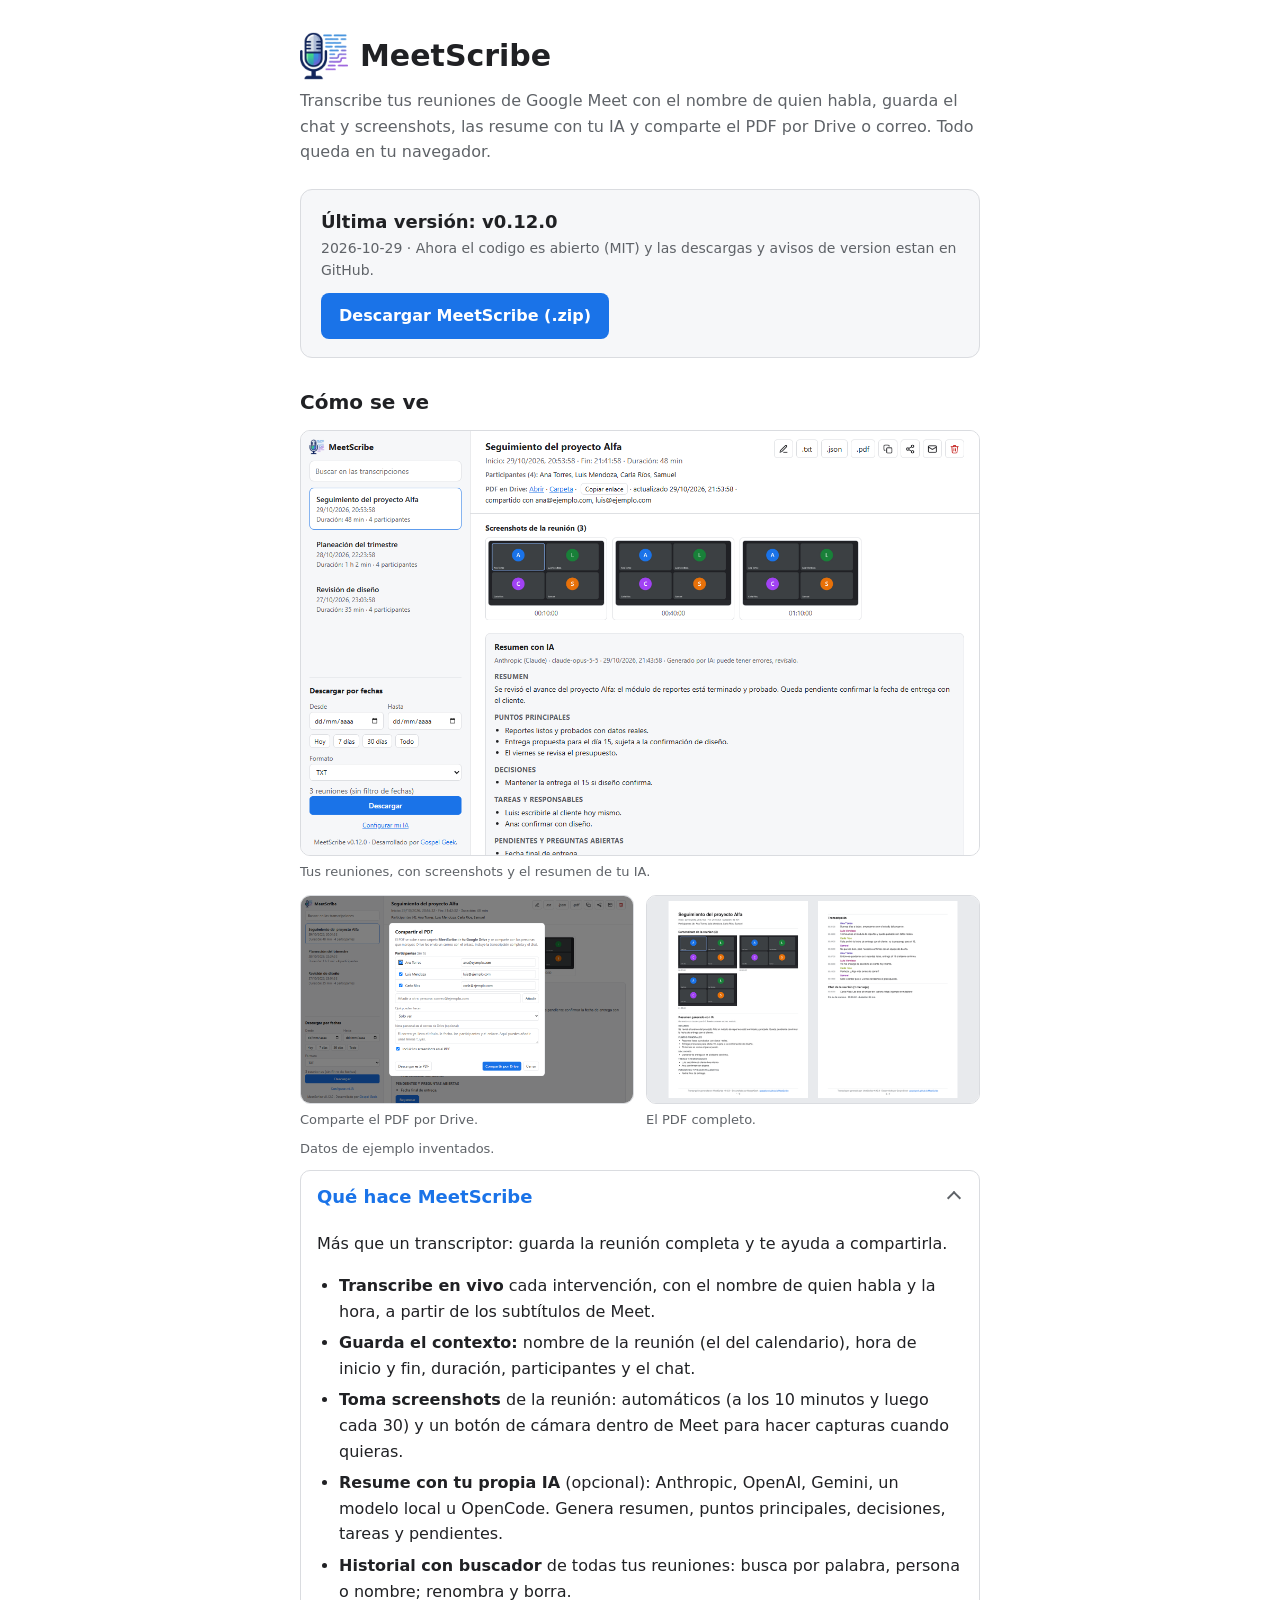
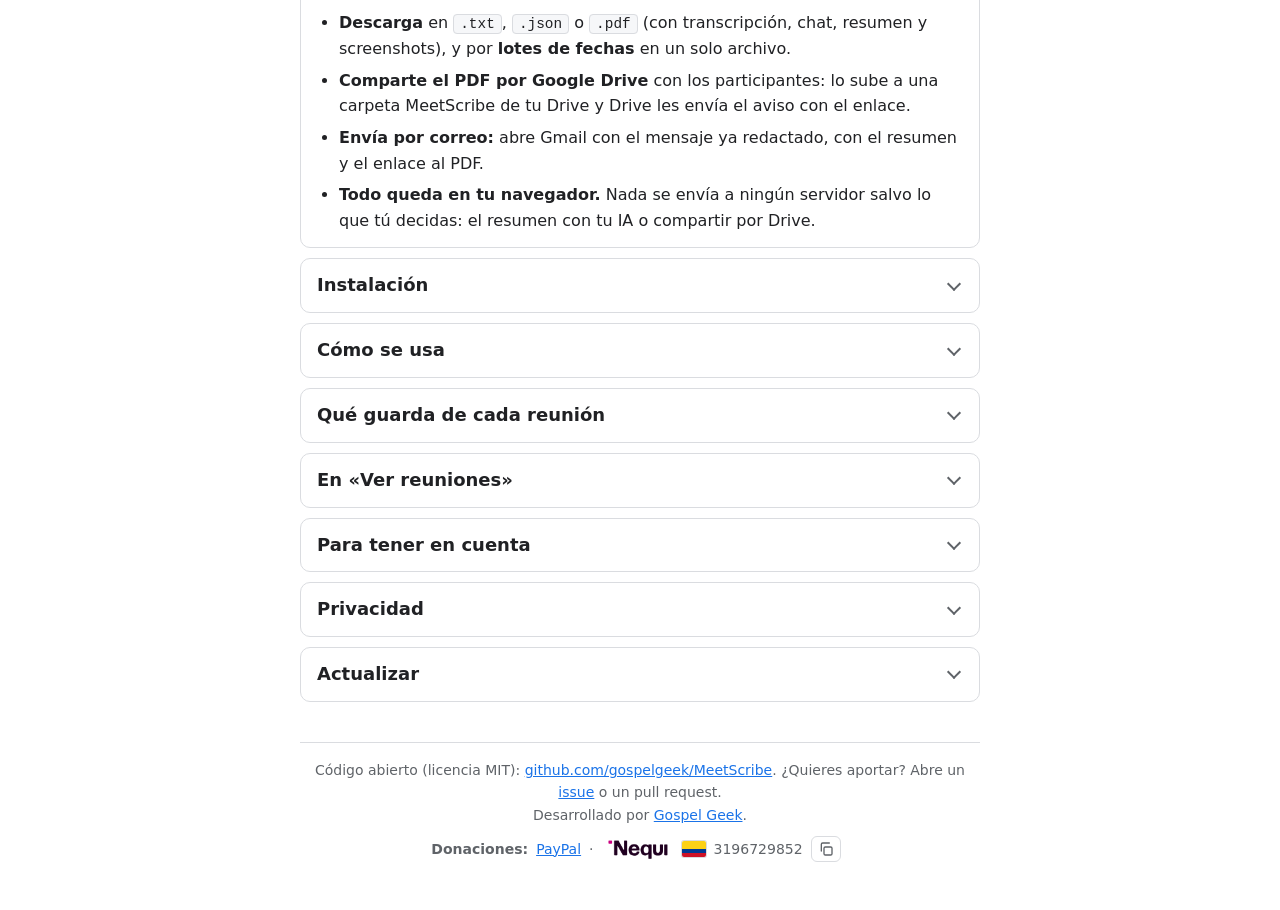
<file: docs/index.html>
<!doctype html>
<html lang="es">
<head>
<meta charset="utf-8">
<meta name="viewport" content="width=device-width, initial-scale=1">
<title>MeetScribe · Gospel Geek</title>
<link rel="icon" type="image/png" href="icon.png">
<meta name="description" content="Extensión de Chrome para Google Meet: transcribe con el nombre de quien habla, guarda el chat, toma screenshots, resume con tu IA, descarga en PDF y comparte por Drive o correo.">
<link rel="canonical" href="https://gospelgeek.github.io/MeetScribe/">
<meta property="og:type" content="website">
<meta property="og:site_name" content="Gospel Geek">
<meta property="og:locale" content="es_CO">
<meta property="og:title" content="MeetScribe · Transcribe tus reuniones de Google Meet">
<meta property="og:description" content="Transcribe, guarda el chat y screenshots, resume con tu IA y comparte el PDF por Drive o correo. Extensión gratuita y de código abierto.">
<meta property="og:url" content="https://gospelgeek.github.io/MeetScribe/">
<meta property="og:image" content="https://gospelgeek.github.io/MeetScribe/preview.jpg">
<meta property="og:image:type" content="image/jpeg">
<meta property="og:image:width" content="1200">
<meta property="og:image:height" content="630">
<meta property="og:image:alt" content="MeetScribe: transcribe tus reuniones de Google Meet con el nombre de quien habla">
<meta name="twitter:card" content="summary_large_image">
<style>
  :root { --bg:#fff; --panel:#f6f7f9; --text:#202124; --muted:#5f6368; --line:#dadce0; --accent:#1a73e8; }
  @media (prefers-color-scheme: dark) {
    :root { --bg:#17181b; --panel:#202226; --text:#e8eaed; --muted:#9aa0a6; --line:#3c4043; --accent:#8ab4f8; }
  }
  * { box-sizing: border-box; }
  body { margin:0; background:var(--bg); color:var(--text); font:16px/1.6 system-ui,sans-serif; }
  main { max-width:720px; margin:0 auto; padding:32px 20px 48px; }
  h1 { display:flex; align-items:center; gap:12px; margin:0 0 4px; font-size:30px; }
  h1 .logo { width:48px; height:48px; }
  .donate { display:flex; flex-wrap:wrap; align-items:center; justify-content:center; gap:8px; margin-top:10px; }
  .nequi-logo { display:inline-block; margin:0; padding:2px 6px; border-radius:6px; background:#fff; line-height:0; }
  .nequi-logo img { display:block; }
  .flag { vertical-align:middle; border-radius:2px; box-shadow:0 0 0 1px var(--line); }
  .copy { vertical-align:middle; padding:4px 6px; border:1px solid var(--line); border-radius:6px; background:var(--bg); color:var(--muted); cursor:pointer; line-height:0; }
  .copy:hover { color:var(--accent); border-color:var(--accent); }
  .copied { margin-left:0; color:var(--accent); font-size:13px; }
  details { margin:10px 0; border:1px solid var(--line); border-radius:10px; background:var(--bg); overflow:hidden; }
  summary { padding:12px 16px; font-size:18px; font-weight:600; cursor:pointer; list-style:none; display:flex; justify-content:space-between; align-items:center; }
  summary::-webkit-details-marker { display:none; }
  summary::after { content:''; width:8px; height:8px; margin:0 4px 4px 12px; border-right:2px solid var(--muted); border-bottom:2px solid var(--muted); transform:rotate(45deg); transition:transform .25s ease; }
  details[open] > summary::after { transform:rotate(225deg); margin-bottom:-2px; }
  summary:hover { color:var(--accent); }
  details[open] > summary { color:var(--accent); font-weight:800; }
  summary { transition:color .25s ease; }
  details > :not(summary) { margin-left:16px; margin-right:16px; }
  details > ol, details > ul { margin-left:16px; padding-left:22px; }
  details > :last-child { margin-bottom:14px; }
  p { margin:8px 0; }
  .lead { color:var(--muted); }
  .card { margin:24px 0; padding:18px 20px; border:1px solid var(--line); border-radius:12px; background:var(--panel); }
  .card .ver { font-size:18px; font-weight:600; }
  .card .meta { color:var(--muted); font-size:14px; }
  a.btn { display:inline-block; margin-top:12px; padding:10px 18px; border-radius:8px; background:var(--accent); color:var(--bg); font-weight:600; text-decoration:none; }
  a.btn:hover { opacity:.9; }
  a { color:var(--accent); }
  ol, ul { padding-left:22px; }
  li { margin:6px 0; }
  code { padding:1px 6px; border-radius:4px; background:var(--panel); border:1px solid var(--line); font-size:.9em; }
  footer { margin-top:40px; padding-top:16px; border-top:1px solid var(--line); color:var(--muted); font-size:14px; text-align:center; }
  .vista { margin:28px 0 8px; }
  .vista h2 { margin:0 0 12px; font-size:20px; }
  .vista a { display:block; }
  .vista img { display:block; width:100%; height:auto; border:1px solid var(--line); border-radius:10px; }
  .vista .par { display:grid; grid-template-columns:1fr 1fr; gap:12px; margin-top:12px; }
  .vista figcaption { margin-top:6px; color:var(--muted); font-size:13px; }
  @media (max-width:560px) { .vista .par { grid-template-columns:1fr; } }
</style>
</head>
<body>
<main>
  <h1><img class="logo" src="icon.png" alt="" width="48" height="48"> MeetScribe</h1>
  <p class="lead">Transcribe tus reuniones de Google Meet con el nombre de quien habla, guarda el chat y screenshots, las resume con tu IA y comparte el PDF por Drive o correo. Todo queda en tu navegador.</p>

  <section class="card">
    <div class="ver">Última versión: <span id="version">…</span></div>
    <div class="meta" id="meta"></div>
    <a class="btn" id="download" href="https://github.com/gospelgeek/MeetScribe/releases/latest/download/meetscribe.zip">Descargar MeetScribe (.zip)</a>
  </section>

  <section class="vista">
    <h2>Cómo se ve</h2>
    <figure style="margin:0">
      <a href="img/captura-1-main.png" target="_blank" rel="noopener"><img src="img/captura-1-main.png" alt="Reuniones guardadas, con screenshots y resumen con IA" width="1280" height="800" loading="lazy"></a>
      <figcaption>Tus reuniones, con screenshots y el resumen de tu IA.</figcaption>
    </figure>
    <div class="par">
      <figure style="margin:0">
        <a href="img/captura-3-share.png" target="_blank" rel="noopener"><img src="img/captura-3-share.png" alt="Compartir el PDF por Google Drive" width="1280" height="800" loading="lazy"></a>
        <figcaption>Comparte el PDF por Drive.</figcaption>
      </figure>
      <figure style="margin:0">
        <a href="img/captura-5-pdf.png" target="_blank" rel="noopener"><img src="img/captura-5-pdf.png" alt="El PDF de la reunión" width="1280" height="800" loading="lazy"></a>
        <figcaption>El PDF completo.</figcaption>
      </figure>
    </div>
    <p class="meta" style="color:var(--muted);font-size:13px">Datos de ejemplo inventados.</p>
  </section>

  <details class="guia" open>
    <summary>Qué hace MeetScribe</summary>
    <p>Más que un transcriptor: guarda la reunión completa y te ayuda a compartirla.</p>
    <ul>
      <li><strong>Transcribe en vivo</strong> cada intervención, con el nombre de quien habla y la hora, a partir de los subtítulos de Meet.</li>
      <li><strong>Guarda el contexto:</strong> nombre de la reunión (el del calendario), hora de inicio y fin, duración, participantes y el chat.</li>
      <li><strong>Toma screenshots</strong> de la reunión: automáticos (a los 10 minutos y luego cada 30) y un botón de cámara dentro de Meet para hacer capturas cuando quieras.</li>
      <li><strong>Resume con tu propia IA</strong> (opcional): Anthropic, OpenAI, Gemini, un modelo local u OpenCode. Genera resumen, puntos principales, decisiones, tareas y pendientes.</li>
      <li><strong>Historial con buscador</strong> de todas tus reuniones: busca por palabra, persona o nombre; renombra y borra.</li>
      <li><strong>Descarga</strong> en <code>.txt</code>, <code>.json</code> o <code>.pdf</code> (con transcripción, chat, resumen y screenshots), y por <strong>lotes de fechas</strong> en un solo archivo.</li>
      <li><strong>Comparte el PDF por Google Drive</strong> con los participantes: lo sube a una carpeta MeetScribe de tu Drive y Drive les envía el aviso con el enlace.</li>
      <li><strong>Envía por correo:</strong> abre Gmail con el mensaje ya redactado, con el resumen y el enlace al PDF.</li>
      <li><strong>Todo queda en tu navegador.</strong> Nada se envía a ningún servidor salvo lo que tú decidas: el resumen con tu IA o compartir por Drive.</li>
    </ul>
  </details>

  <details class="guia">
    <summary>Instalación</summary>
    <p>Funciona en Google Chrome (y navegadores basados en Chromium, como Edge o Brave).</p>
    <ol>
      <li>Descarga el archivo .zip con el botón de arriba y <strong>descomprímelo</strong> en una carpeta fija (por ejemplo, <code>Documentos\MeetScribe</code>). No la borres ni la muevas después: Chrome la lee desde ahí.</li>
      <li>En Chrome abre <code>chrome://extensions</code>.</li>
      <li>Activa el <strong>Modo de desarrollador</strong> (arriba a la derecha).</li>
      <li>Pulsa <strong>Cargar descomprimida</strong> y elige la carpeta del paso 1 (la que contiene <code>manifest.json</code>).</li>
      <li>Opcional: fija la extensión con el icono de la pieza de puzle de la barra de Chrome.</li>
    </ol>
  </details>

  <details class="guia">
    <summary>Cómo se usa</summary>
    <ol>
      <li><strong>Entra a una reunión de Google Meet.</strong> En cuanto estás dentro de la llamada (no en la vista previa de la cámara), MeetScribe tarda un par de segundos en activar los subtítulos por ti (puedes desactivarlo en el popup).</li>
      <li><strong>Comprueba que los subtítulos estén activos: es muy importante.</strong> Sin subtítulos no hay transcripción. Si no se encendieron, verás abajo a la izquierda una etiqueta roja «Subtítulos apagados»: haz clic en ella o en el botón <em>CC</em> de Meet.</li>
      <li><strong>Habla con normalidad.</strong> Cada intervención se guarda con el nombre real de quien la dijo, la hora y el texto. Tu propio nombre aparece en lugar de «Tú».</li>
      <li><strong>Cuelga la reunión.</strong> Al terminar, MeetScribe abre solo la página «Ver reuniones» con la transcripción de esa reunión (puedes desactivarlo en el popup). También puedes abrirla cuando quieras desde el icono de la extensión.</li>
    </ol>
  </details>

  <details class="guia">
    <summary>Qué guarda de cada reunión</summary>
    <ul>
      <li>El nombre de la reunión (el del calendario si lo tiene; si es improvisada, el código).</li>
      <li>Hora de inicio, hora de fin y duración.</li>
      <li>Los participantes.</li>
      <li>La transcripción, con quién habló y a qué hora.</li>
      <li>El chat de la reunión.</li>
    <li>Si lo conectas (opcional), un resumen con decisiones y tareas hecho por tu propia IA (Anthropic, OpenAI, Gemini, un modelo local u OpenCode).</li>
    <li>Screenshots de la reunión: uno a los 10 minutos y luego uno cada 30, que verás en miniatura al final del reporte. También hay un botón de cámara dentro de la reunión, a la izquierda de los controles, para tomar un screenshot cuando quieras. Los automáticos se pueden apagar en el popup.</li>
    </ul>
  </details>

  <details class="guia">
    <summary>En «Ver reuniones»</summary>
    <ul>
      <li><strong>Buscar</strong> en todas las reuniones por palabra, persona o nombre.</li>
      <li><strong>Renombrar</strong> una reunión si el nombre no te sirve.</li>
      <li><strong>Descargar</strong> una reunión en <code>.txt</code>, <code>.json</code> o <code>.pdf</code> (el PDF lleva todo: título, participantes, transcripción, chat y screenshots; se abre el diálogo de impresión de Chrome y eliges «Guardar como PDF»), o <strong>copiarla</strong> al portapapeles.</li>
      <li><strong>Compartir el PDF por Google Drive</strong> (icono de compartir): el PDF se sube a <em>tu</em> Drive y se comparte con los participantes que marques, sin contarte a ti; Drive les envía el correo con el enlace. Escribes el correo de cada persona una vez y MeetScribe lo recuerda. El enlace queda en la página de la reunión, y si compartes otra vez se actualiza el mismo archivo. Solo pide permiso sobre los archivos que crea MeetScribe, no sobre el resto de tu Drive.</li>
      <li><strong>Enviar por correo</strong> (icono de sobre): abre Gmail con el mensaje ya redactado (resumen y enlace al PDF, nunca la transcripción) y guarda los correos que usas.</li>
      <li><strong>Descargar por fechas</strong>: elige un rango (o «Hoy», «7 días», «30 días», «Todo») y baja todas las reuniones de esa ventana en un solo archivo.</li>
      <li><strong>Borrar</strong> una reunión que ya no necesites.</li>
    </ul>
  </details>

  <details class="guia">
    <summary>Para tener en cuenta</summary>
    <ul>
      <li>MeetScribe lee los subtítulos de Meet: <strong>si están apagados, no hay transcripción</strong>. Tarda un par de segundos en activarlos al entrar a la llamada; si no lo logra, hazlo tú con el botón <em>CC</em> o la etiqueta roja.</li>
      <li>El <strong>chat</strong> solo se captura mientras el panel de chat está abierto.</li>
      <li>Los <strong>participantes</strong> salen de quienes hablan, escriben en el chat o aparecen en el panel «Personas» de Meet.</li>
      <li>Los <strong>screenshots</strong> solo se toman si la pestaña de Meet está a la vista en ese momento; si no, se toma en cuanto vuelvas a ella. Reuniones de menos de 10 minutos no tienen. Salen las caras y lo que se comparta en pantalla. Al guardar cada una suena un obturador. Chrome pide para esto el permiso «leer todos los sitios»; MeetScribe solo captura la pestaña de Meet.</li>
    <li>Si cierras la pestaña de golpe, el fin de la reunión puede quedar aproximado.</li>
      <li>Meet cambia su página de vez en cuando; si algo deja de capturarse tras una actualización suya, avísanos.</li>
    </ul>
  </details>

  <details class="guia">
    <summary>Privacidad</summary>
    <p>Todo queda en tu navegador (<code>chrome.storage</code>). No se envía a ningún servidor. Lo único que hace la extensión por internet es consultar un archivo pequeño en GitHub para avisarte de versiones nuevas.</p>
    <p><strong>Excepción, solo si tú la activas:</strong> el botón «Conectar mi IA» (opcional) envía la transcripción de tus reuniones al proveedor de IA que elijas (Anthropic, OpenAI, Google u otro), con tu propia clave y a tu costo, para generar el resumen. Si no lo conectas, nunca se envía nada. En ese modal se explican los costos, los límites y qué datos salen.</p>
    <p><strong>Otra excepción, solo si compartes:</strong> «Compartir» pide permiso a tu cuenta de Google para subir el PDF a tu Drive y darle acceso a quien elijas. El PDF viaja de tu navegador a tu Drive, sin pasar por nuestros servidores. Más detalles en la <a href="https://gospelgeek.com.co/desarrollo/MeetScribe/privacidad.html">política de privacidad</a>.</p>
    <p>Aviso: si limpias los datos del navegador o quitas la extensión, las reuniones guardadas se pierden. Descarga lo importante.</p>
  </details>

  <details class="guia">
    <summary>Actualizar</summary>
    <p>Cuando haya una versión nueva, la extensión mostrará un aviso verde «Hay una versión nueva». Para actualizar:</p>
    <ol>
      <li>Descarga el .zip nuevo y descomprímelo <strong>sobre la misma carpeta</strong>, reemplazando los archivos.</li>
      <li>En <code>chrome://extensions</code> pulsa el botón de recargar de MeetScribe.</li>
    </ol>
    <p>Tus reuniones guardadas se conservan al actualizar.</p>
  </details>

  <footer>Código abierto (licencia MIT): <a href="https://github.com/gospelgeek/MeetScribe">github.com/gospelgeek/MeetScribe</a>. ¿Quieres aportar? Abre un <a href="https://github.com/gospelgeek/MeetScribe/issues">issue</a> o un pull request.<br>Desarrollado por <a href="https://gospelgeek.com.co">Gospel Geek</a>.
    <div class="donate"><strong>Donaciones:</strong> <a href="https://paypal.me/casacolombia" target="_blank" rel="noopener">PayPal</a> · <a class="nequi-logo" href="https://clientes.nequi.com.co/recargas" target="_blank" rel="noopener" title="Donar con Nequi"><img src="nequi.png" alt="Nequi" width="60" height="19"></a> <svg class="flag" viewBox="0 0 24 16" width="24" height="16" role="img" aria-label="Colombia"><rect width="24" height="8" fill="#FCD116"/><rect y="8" width="24" height="4" fill="#003893"/><rect y="12" width="24" height="4" fill="#CE1126"/></svg> <span id="nequi">3196729852</span>
      <button type="button" class="copy" id="copy" title="Copiar número" aria-label="Copiar número de Nequi"><svg viewBox="0 0 24 24" width="16" height="16" fill="none" stroke="currentColor" stroke-width="2" stroke-linecap="round" stroke-linejoin="round" aria-hidden="true"><rect x="9" y="9" width="12" height="12" rx="2"/><path d="M5 15V5a2 2 0 0 1 2-2h10"/></svg></button>
      <span class="copied" id="copied" role="status"></span>
    </div>
  </footer>
</main>
<script>
  fetch('version.json', { cache: 'no-store' })
    .then(r => r.ok ? r.json() : Promise.reject())
    .then(v => {
      document.getElementById('version').textContent = 'v' + v.version;
      document.getElementById('meta').textContent = [v.date, v.notes].filter(Boolean).join(' · ');
      if (typeof v.download === 'string' && v.download.startsWith('https://github.com/gospelgeek/MeetScribe/')) {
        document.getElementById('download').href = v.download;
      }
    })
    .catch(() => { document.getElementById('version').textContent = 'consulta el botón de descarga'; });

  // Desplegables con transicion; solo uno abierto a la vez.
  const guia = [...document.querySelectorAll('details.guia')];
  const calmado = matchMedia('(prefers-reduced-motion: reduce)').matches;
  function mover(d, abrir) {
    if (d._anim) d._anim.cancel();
    const cabecera = d.querySelector('summary').offsetHeight + 2;
    if (calmado) { d.open = abrir; return; }
    const desde = d.offsetHeight;
    if (abrir) d.open = true;
    const hasta = abrir ? d.scrollHeight + 2 : cabecera;
    d._anim = d.animate({ height: [desde + 'px', hasta + 'px'] }, { duration: 280, easing: 'ease' });
    d._anim.onfinish = d._anim.oncancel = () => { d._anim = null; if (!abrir) d.open = false; };
  }
  guia.forEach(d => d.querySelector('summary').addEventListener('click', e => {
    e.preventDefault();
    guia.forEach(o => { if (o !== d && o.open) mover(o, false); });
    mover(d, !d.open);
  }));
  document.getElementById('copy').addEventListener('click', () => {
    const msg = document.getElementById('copied');
    navigator.clipboard.writeText(document.getElementById('nequi').textContent)
      .then(() => { msg.textContent = 'Copiado'; setTimeout(() => { msg.textContent = ''; }, 2000); })
      .catch(() => { msg.textContent = 'No se pudo copiar'; });
  });
</script>
</body>
</html>
</file>
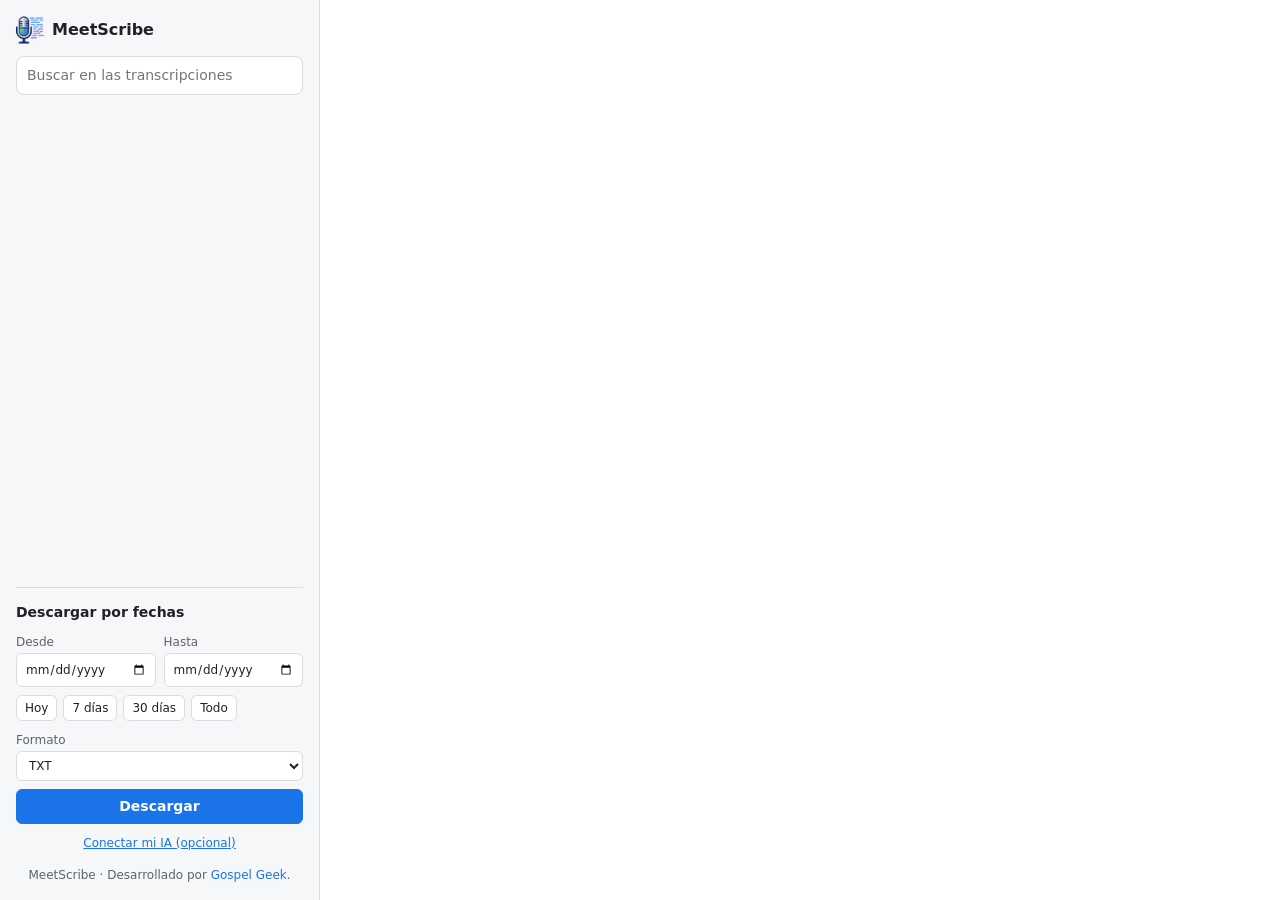
<file: history.html>
<!doctype html>
<html lang="es">
<head>
  <meta charset="utf-8">
  <meta name="viewport" content="width=device-width, initial-scale=1">
  <title>MeetScribe · Reuniones transcritas</title>
  <link rel="icon" href="icons/icon-32.png">
  <link rel="stylesheet" href="history.css">
</head>
<body>
  <aside>
    <h1><img src="icons/icon-32.png" width="28" height="28" alt=""> MeetScribe</h1>
    <input id="search" type="search" placeholder="Buscar en las transcripciones" aria-label="Buscar">
    <ul id="list"></ul>

    <section id="range">
      <h2>Descargar por fechas</h2>
      <div class="dates">
        <label>Desde <input type="date" id="from"></label>
        <label>Hasta <input type="date" id="to"></label>
      </div>
      <div class="presets">
        <button data-days="1">Hoy</button>
        <button data-days="7">7 días</button>
        <button data-days="30">30 días</button>
        <button data-days="all">Todo</button>
      </div>
      <label>Formato
        <select id="rangeFormat">
          <option value="txt">TXT</option>
          <option value="json">JSON</option>
        </select>
      </label>
      <p id="rangeInfo" class="muted"></p>
      <button id="dlRange" class="primary">Descargar</button>
    </section>

    <a id="update" class="update" target="_blank" rel="noopener" hidden></a>

    <button id="aiOpen" class="linklike" type="button">Conectar mi IA (opcional)</button>
    <footer>MeetScribe <span id="version"></span> · Desarrollado por <a href="https://gospelgeek.github.io/MeetScribe/" target="_blank" rel="noopener">Gospel Geek</a>.</footer>
  </aside>

  <main>
    <div id="empty" hidden>
      <h2>Aún no hay reuniones guardadas</h2>
      <p>Entra a una reunión en meet.google.com con los subtítulos activados y aparecerá aquí.</p>
    </div>

    <!-- Tabla solo para el PDF: Chrome repite el <tfoot> al pie de cada hoja. En pantalla se muestra como bloques. -->
    <table id="detail" hidden><tbody><tr><td id="detailCell">
      <header>
        <div>
          <h2 id="title"></h2>
          <p id="meta" class="muted"></p>
          <p id="people" class="people"></p>
          <p id="drive" class="drive-line" hidden></p>
        </div>
        <div class="actions">
          <button id="rename" class="icon" title="Renombrar" aria-label="Renombrar"><svg viewBox="0 0 24 24" width="18" height="18" fill="none" stroke="currentColor" stroke-width="2" stroke-linecap="round" stroke-linejoin="round" aria-hidden="true"><path d="M12 20h9"/><path d="M16.5 3.5a2.1 2.1 0 0 1 3 3L7 19l-4 1 1-4Z"/></svg></button>
          <button id="dlTxt" title="Descargar como texto">.txt</button>
          <button id="dlJson" title="Descargar como JSON">.json</button>
          <button id="dlPdf" title="Guardar como PDF (con screenshots)">.pdf</button>
          <button id="copy" class="icon" title="Copiar transcripción" aria-label="Copiar transcripción"><svg class="i-copy" viewBox="0 0 24 24" width="18" height="18" fill="none" stroke="currentColor" stroke-width="2" stroke-linecap="round" stroke-linejoin="round" aria-hidden="true"><rect x="9" y="9" width="13" height="13" rx="2"/><path d="M5 15H4a2 2 0 0 1-2-2V4a2 2 0 0 1 2-2h9a2 2 0 0 1 2 2v1"/></svg><svg class="i-check" viewBox="0 0 24 24" width="18" height="18" fill="none" stroke="currentColor" stroke-width="2" stroke-linecap="round" stroke-linejoin="round" aria-hidden="true"><path d="M20 6 9 17l-5-5"/></svg></button>
          <button id="share" class="icon" title="Compartir el PDF (Google Drive)" aria-label="Compartir el PDF"><svg viewBox="0 0 24 24" width="18" height="18" fill="none" stroke="currentColor" stroke-width="2" stroke-linecap="round" stroke-linejoin="round" aria-hidden="true"><circle cx="18" cy="5" r="3"/><circle cx="6" cy="12" r="3"/><circle cx="18" cy="19" r="3"/><path d="m8.6 13.5 6.8 4M15.4 6.5l-6.8 4"/></svg></button>
          <button id="mail" class="icon" title="Enviar por correo (Gmail)" aria-label="Enviar por correo"><svg viewBox="0 0 24 24" width="18" height="18" fill="none" stroke="currentColor" stroke-width="2" stroke-linecap="round" stroke-linejoin="round" aria-hidden="true"><rect x="2" y="4" width="20" height="16" rx="2"/><path d="m22 7-10 6L2 7"/></svg></button>
          <button id="remove" class="icon danger" title="Borrar reunión" aria-label="Borrar reunión"><svg viewBox="0 0 24 24" width="18" height="18" fill="none" stroke="currentColor" stroke-width="2" stroke-linecap="round" stroke-linejoin="round" aria-hidden="true"><path d="M3 6h18"/><path d="M19 6l-1 14a2 2 0 0 1-2 2H8a2 2 0 0 1-2-2L5 6"/><path d="M10 11v6"/><path d="M14 11v6"/><path d="M9 6V4a1 1 0 0 1 1-1h4a1 1 0 0 1 1 1v2"/></svg></button>
        </div>
      </header>
      <section id="shots"></section>
      <section id="summary" hidden></section>
      <div id="transcript"></div>
    </td></tr></tbody>
    <tfoot id="printFooter" class="print-only"><tr><td>Transcripción generada con MeetScribe <span id="printVersion"></span> · Desarrollado por GospelGeek · <a href="https://gospelgeek.github.io/MeetScribe/">gospelgeek.github.io/MeetScribe</a></td></tr></tfoot>
    </table>
  </main>

  <dialog id="aiDialog" aria-labelledby="aiTitle">
    <form method="dialog" id="aiForm">
      <h2 id="aiTitle"><span id="aiTitleText">Conectar mi IA</span> <span class="opt" id="aiTitleOpt">(opcional)</span></h2>
      <p>MeetScribe puede generar solo, al colgar, un <strong>resumen</strong> de la reunión con sus <strong>decisiones y tareas</strong>. Para eso necesita que conectes <strong>tu propia cuenta</strong> de un proveedor de IA. Si no la conectas, MeetScribe funciona igual que siempre y <strong>no envía nada a ninguna IA</strong>.</p>

      <div class="warn">
        <h3>Antes de conectar, ten en cuenta</h3>
        <ul>
          <li><strong>Casi siempre cuesta dinero.</strong> Se usa la API del proveedor, que se paga por uso y es independiente de cualquier suscripción. Un plan como ChatGPT Plus, Claude Pro o Google AI Pro <strong>no incluye</strong> acceso a la API. Una <strong>cuenta gratuita de ChatGPT o de Claude tampoco sirve</strong>: OpenAI y Anthropic piden cargar saldo en su plataforma de desarrolladores. Una reunión de una hora cuesta desde menos de un centavo hasta unos 15 centavos de dólar según el modelo, y las más largas cuestan más. Pagas directamente al proveedor; MeetScribe no cobra ni recibe nada.</li>
          <li><strong>Gemini tiene una opción gratuita</strong> (clave de Google AI Studio) con límites de uso que Google cambia y que verás en tu cuenta. Según las condiciones de Google, en el nivel gratuito el contenido enviado puede usarse para mejorar sus productos; en el de pago, no.</li>
          <li><strong>Modelos en tu propio equipo</strong> (Ollama, LM Studio): son gratis y la reunión no sale de tu computador. Se conectan con la opción «compatible con OpenAI», y requieren un equipo potente y el programa abierto.</li>
          <li><strong>Tus reuniones salen de tu equipo.</strong> Al generar un resumen se envía al proveedor el texto completo de la reunión: transcripción con los nombres de las personas, chat y título. Lo que pase con esos datos lo rigen las políticas del proveedor, no MeetScribe. Evita hacerlo con reuniones confidenciales y avisa a los participantes. Los screenshots nunca se envían.</li>
          <li><strong>Tu clave se guarda en este navegador</strong>, sin cifrar, y solo se usa para hablar con el proveedor que elijas. Quien tenga acceso a tu perfil de Chrome podría verla. Conviene crear una clave exclusiva para MeetScribe, con un límite de gasto. Puedes desconectar cuando quieras: eso borra la clave.</li>
          <li><strong>Puede equivocarse.</strong> El resumen lo escribe una IA a partir de subtítulos automáticos que ya traen errores. Revísalo antes de actuar.</li>
          <li><strong>Los límites del proveedor aplican.</strong> Si se acaba el saldo, se supera la cuota o el modelo no está disponible, el resumen falla; verás el motivo y podrás reintentar.</li>
        </ul>
      </div>

      <label>Proveedor
        <select id="aiProvider"></select>
      </label>
      <label><span id="aiKeyLabel">Clave de API</span> <span class="hint" id="aiKeyLink"></span>
        <span class="keyrow">
          <input id="aiKey" type="password" autocomplete="off" spellcheck="false" placeholder="Pega aquí tu clave">
          <button type="button" id="aiShowKey">Mostrar</button>
        </span>
      </label>
      <label id="aiUrlRow" hidden>Dirección del servicio
        <input id="aiUrl" type="text" spellcheck="false" placeholder="http://localhost:11434/v1">
        <span class="hint" id="aiUrlHint"></span>
      </label>
      <div id="aiOpenCodeBox" class="warn" hidden>
        <h3>OpenCode: opción avanzada</h3>
        <ul>
          <li><strong>OpenCode es gratis</strong>, pero el modelo que use por detrás puede costar o no, según lo que tengas conectado allí (por ejemplo, un modelo local no cuesta).</li>
          <li><strong>Es un agente con acceso a tus archivos y a la terminal.</strong> La transcripción incluye lo que dicen otras personas, y alguien podría intentar darle órdenes al agente. Por eso MeetScribe <strong>solo</strong> habla con un agente llamado <code>meetscribe</code> que tú defines <strong>sin ninguna herramienta</strong>. Sin él no se envía nada.</li>
          <li>Agrega esto a tu <code>opencode.json</code>, ejecuta <code>opencode serve</code> y deja esa terminal abierta mientras uses MeetScribe:</li>
        </ul>
        <pre id="aiOpenCodeConfig"></pre>
        <button type="button" id="aiCopyConfig">Copiar configuración</button>
      </div>
      <label>Modelo
        <input id="aiModel" type="text" spellcheck="false">
        <span class="hint" id="aiModelHint"></span>
      </label>
      <label class="check"><input id="aiAuto" type="checkbox" checked> Generar el resumen automáticamente al colgar</label>
      <label class="check consent"><input id="aiConsent" type="checkbox"> Entiendo lo anterior: la transcripción de mis reuniones se enviará al proveedor que elegí, puede tener costo y es mi responsabilidad.</label>

      <p id="aiMsg" class="aimsg" role="status"></p>
      <div class="dialog-actions">
        <button type="button" id="aiDisconnect" class="danger" hidden>Desconectar</button>
        <span class="spacer"></span>
        <button type="button" id="aiTest">Probar conexión</button>
        <button type="button" id="aiSave" class="primary-btn">Guardar</button>
        <button type="button" id="aiClose">Cerrar</button>
      </div>
    </form>
  </dialog>

  <dialog id="shareDialog" aria-labelledby="shareTitle">
    <form method="dialog" id="shareForm">
      <div id="shareMain">
      <h2 id="shareTitle">Compartir el PDF</h2>
      <p class="muted">El PDF se sube a una carpeta <strong>MeetScribe</strong> de <strong>tu Google Drive</strong> y se comparte con las personas que marques; Drive les envía un correo con el enlace. Incluye la transcripción completa y el chat.</p>
      <p id="shareSetup" class="warn-inline" hidden>Falta conectar MeetScribe con Google Drive (configuración pendiente). Mientras tanto puedes descargar el PDF.</p>

      <h3 class="share-sub">Participantes <span class="hint">(sin ti)</span></h3>
      <div id="shareRows" class="share-rows"></div>
      <div class="share-add">
        <input id="shareExtra" type="email" spellcheck="false" autocomplete="off" placeholder="Añadir a otra persona: correo@ejemplo.com">
        <button type="button" id="shareAddBtn">Añadir</button>
      </div>

      <label>Qué pueden hacer
        <select id="shareRole">
          <option value="reader">Solo ver</option>
          <option value="commenter">Ver y comentar</option>
        </select>
      </label>
      <label>Nota personal en el correo de Drive (opcional)
        <textarea id="shareMsgText" rows="2" placeholder="El correo ya lleva el título, la fecha, los participantes y el enlace. Aquí puedes añadir unas líneas tuyas."></textarea>
      </label>
      <label class="check"><input id="shareShots" type="checkbox" checked> Incluir los screenshots en el PDF</label>

      <p id="shareStatus" class="aimsg" role="status"></p>
      <div id="shareResult"></div>
      <div class="dialog-actions">
        <button type="button" id="shareDownload">Descargar este PDF</button>
        <span class="spacer"></span>
        <button type="button" id="shareGo" class="primary-btn">Compartir por Drive</button>
        <button type="button" id="shareClose">Cerrar</button>
      </div>
      </div>
      <div id="shareDone" class="share-done" hidden></div>
    </form>
  </dialog>

  <dialog id="mailDialog" aria-labelledby="mailTitle">
    <form method="dialog" id="mailForm">
      <h2 id="mailTitle">Enviar por correo</h2>
      <p class="muted">Se abre Gmail con el correo ya redactado y tú lo envías desde tu cuenta. La transcripción no va en el mensaje.</p>
      <label>Para
        <input id="mailTo" type="text" spellcheck="false" autocomplete="off" placeholder="nombre@correo.com, otro@correo.com">
      </label>
      <label>CC
        <input id="mailCc" type="text" spellcheck="false" autocomplete="off" placeholder="Con copia a…">
      </label>
      <div class="contacts-box">
        <span class="hint">Contactos guardados: pulsa uno para añadirlo al campo en que estabas escribiendo.</span>
        <div id="mailContacts" class="contacts"></div>
      </div>
      <label>Asunto
        <input id="mailSubject" type="text">
      </label>
      <label class="check" id="mailSummaryRow" hidden><input id="mailSummary" type="checkbox" checked> Incluir el resumen de la IA en el mensaje</label>
      <label>Mensaje
        <textarea id="mailBody" rows="9"></textarea>
      </label>
      <p class="attach-note">Gmail no permite adjuntar archivos desde aquí. Si quieres enviar la transcripción, descárgala y arrástrala al correo:
        <button type="button" id="mailTxt">.txt</button> <button type="button" id="mailPdf">.pdf</button></p>
      <p id="mailMsg" class="aimsg" role="status"></p>
      <div class="dialog-actions">
        <span class="spacer"></span>
        <button type="button" id="mailOpen" class="primary-btn">Abrir en Gmail</button>
        <button type="button" id="mailClose">Cerrar</button>
      </div>
    </form>
  </dialog>

  <script src="format.js"></script>
  <script src="shots.js"></script>
  <script src="pdf-lib.min.js"></script>
  <script src="pdf.js"></script>
  <script src="drive.js"></script>
  <script src="ai.js"></script>
  <script src="update.js"></script>
  <script src="history.js"></script>
</body>
</html>
</file>
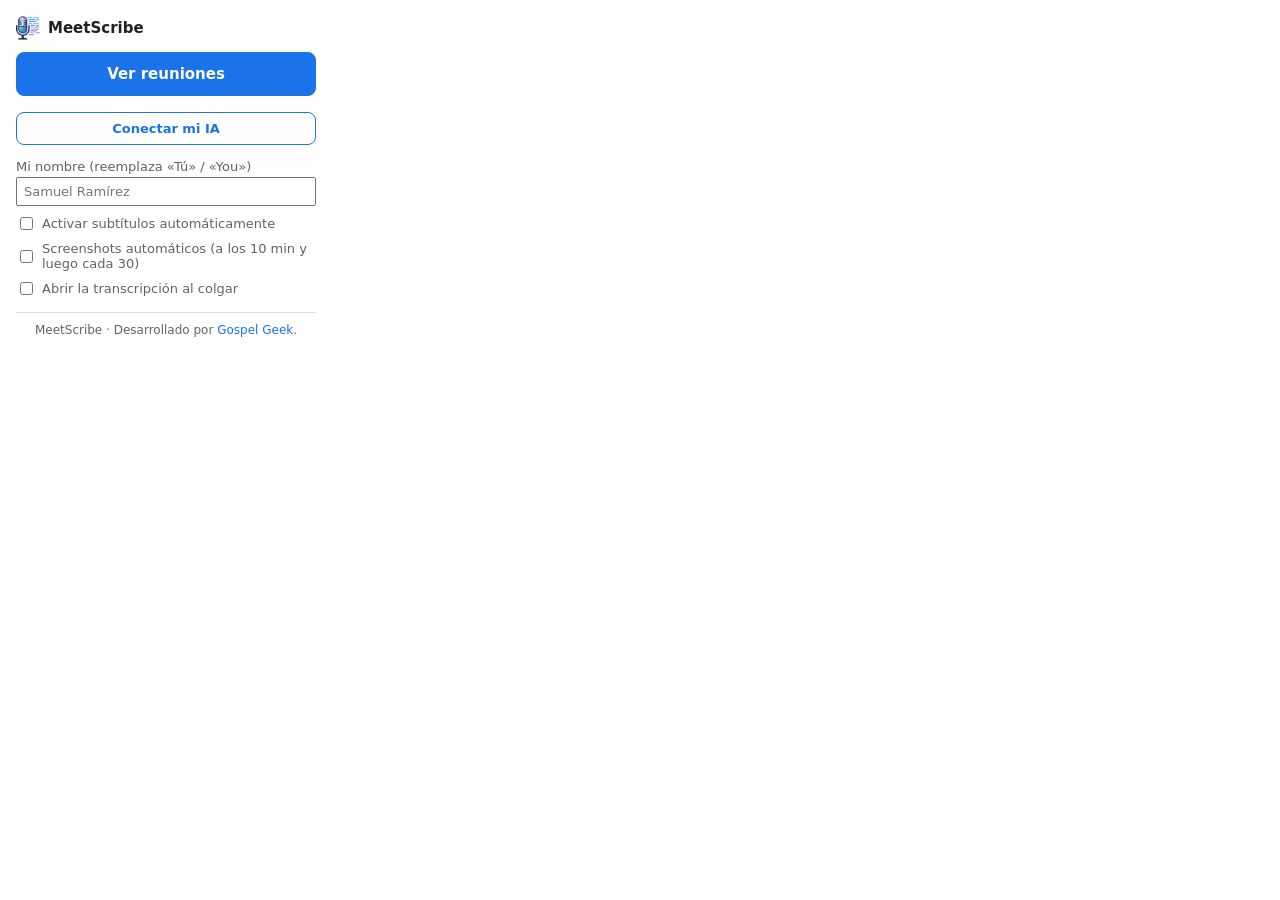
<file: popup.html>
<!doctype html>
<html lang="es">
<head>
  <meta charset="utf-8">
  <link rel="stylesheet" href="popup.css">
</head>
<body>
  <h1><img src="icons/icon-32.png" width="24" height="24" alt=""> MeetScribe</h1>

  <button id="viewAll" class="primary">Ver reuniones</button>
  <p id="info" class="muted"></p>

  <button id="connectAI" class="secondary">Conectar mi IA</button>
  <p id="aiStatus" class="aistatus"></p>

  <label>Mi nombre (reemplaza «Tú» / «You»)
    <input id="myName" type="text" placeholder="Samuel Ramírez">
  </label>
  <label class="check">
    <input id="autoCaptions" type="checkbox"> Activar subtítulos automáticamente
  </label>

  <label class="check">
    <input id="screenshots" type="checkbox"> Screenshots automáticos (a los 10 min y luego cada 30)
  </label>

  <label class="check">
    <input id="openOnEnd" type="checkbox"> Abrir la transcripción al colgar
  </label>

  <a id="update" class="update" target="_blank" rel="noopener" hidden></a>

  <footer>MeetScribe <span id="version"></span> · Desarrollado por <a href="https://gospelgeek.github.io/MeetScribe/" target="_blank" rel="noopener">Gospel Geek</a>.</footer>

  <script src="ai.js"></script>
  <script src="update.js"></script>
  <script src="popup.js"></script>
</body>
</html>
</file>
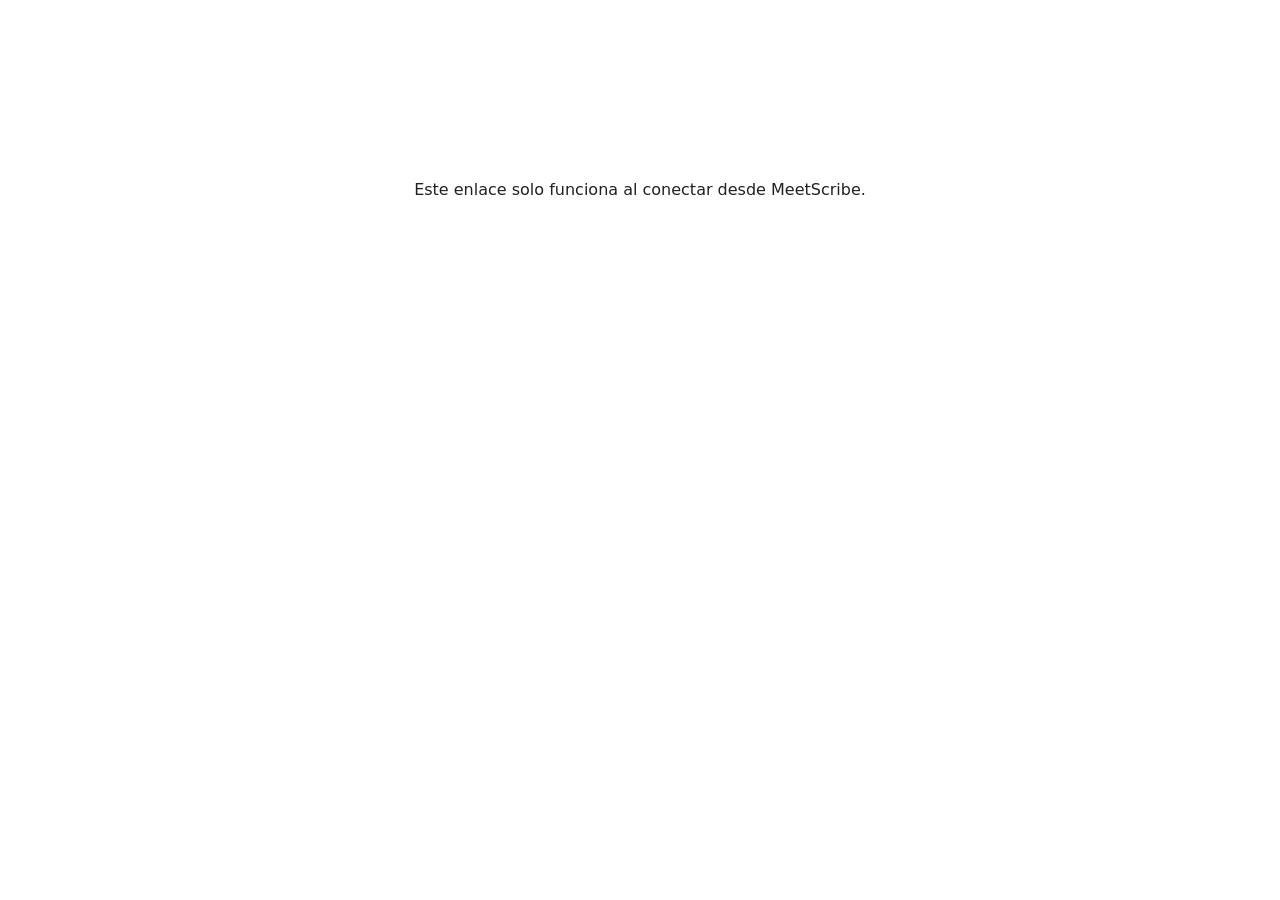
<file: tools/oauth.html>
<!doctype html>
<html lang="es">
<head>
<meta charset="utf-8">
<meta name="viewport" content="width=device-width, initial-scale=1">
<meta name="robots" content="noindex">
<meta name="referrer" content="no-referrer">
<title>MeetScribe · Conexión con Google</title>
<style>body{font:16px system-ui,sans-serif;max-width:32rem;margin:20vh auto;padding:0 1rem;color:#202124;text-align:center}</style>
</head>
<body>
<p id="m">Conectando con MeetScribe…</p>
<script>
// Google devuelve aquí el resultado del inicio de sesión (en el fragmento de la URL, que no se envía a ningún servidor)
// y esta página lo reenvía a la extensión. El id de la extensión viaja en «state» como «id.nonce».
(function () {
  var hash = location.hash;
  var state = new URLSearchParams(hash.slice(1)).get('state') || '';
  var id = state.split('.')[0];
  if (!/^[a-p]{32}$/.test(id)) {
    document.getElementById('m').textContent = 'Este enlace solo funciona al conectar desde MeetScribe.';
    return;
  }
  location.replace('https://' + id + '.chromiumapp.org/' + hash);
})();
</script>
<noscript>Activa JavaScript para completar la conexión.</noscript>
</body>
</html>
</file>
<file: history.css>
:root {
  --bg: #ffffff;
  --panel: #f6f7f9;
  --text: #202124;
  --muted: #5f6368;
  --line: #dadce0;
  --accent: #1a73e8;
  --danger: #c5221f;
}
@media (prefers-color-scheme: dark) {
  :root {
    --bg: #17181b;
    --panel: #202226;
    --text: #e8eaed;
    --muted: #9aa0a6;
    --line: #3c4043;
    --accent: #8ab4f8;
    --danger: #f28b82;
  }
}

* { box-sizing: border-box; }
body {
  display: grid;
  grid-template-columns: 320px 1fr;
  height: 100vh;
  margin: 0;
  background: var(--bg);
  color: var(--text);
  font: 14px/1.5 system-ui, sans-serif;
}

aside {
  display: flex;
  flex-direction: column;
  min-height: 0;
  padding: 16px;
  background: var(--panel);
  border-right: 1px solid var(--line);
}
h1 { display: flex; align-items: center; gap: 8px; margin: 0 0 12px; font-size: 16px; }
aside footer { margin-top: 14px; color: var(--muted); font-size: 12px; text-align: center; }
aside footer a { color: var(--accent); text-decoration: none; }
aside footer a:hover { text-decoration: underline; }
.update { display: block; margin-top: 14px; padding: 8px 10px; border-radius: 6px; background: #e6f4ea; color: #137333; font-size: 13px; font-weight: 600; text-align: center; text-decoration: none; }
.update[hidden] { display: none; }
@media (prefers-color-scheme: dark) { .update { background: #1e3a2a; color: #81c995; } }
h2 { margin: 0; font-size: 18px; }
.muted { margin: 2px 0 0; color: var(--muted); }

input[type="search"] {
  width: 100%;
  margin-bottom: 12px;
  padding: 8px 10px;
  border: 1px solid var(--line);
  border-radius: 8px;
  background: var(--bg);
  color: inherit;
  font: inherit;
}

#list { flex: 1; margin: 0; padding: 0; overflow-y: auto; list-style: none; }
#list button {
  display: block;
  width: 100%;
  margin-bottom: 6px;
  padding: 10px 12px;
  border: 1px solid transparent;
  border-radius: 8px;
  background: transparent;
  color: inherit;
  text-align: left;
  font: inherit;
  cursor: pointer;
}
#list button:hover { background: var(--bg); }
#list button[aria-current="true"] { background: var(--bg); border-color: var(--accent); }
#list .code { font-weight: 600; }
#list .sub { color: var(--muted); font-size: 12px; }

#range { margin-top: 12px; padding-top: 14px; border-top: 1px solid var(--line); }
#range h2 { margin-bottom: 10px; font-size: 14px; }
#range label { display: block; margin-bottom: 8px; color: var(--muted); font-size: 12px; }
#range input, #range select {
  display: block;
  width: 100%;
  margin-top: 2px;
  padding: 6px 8px;
  border: 1px solid var(--line);
  border-radius: 6px;
  background: var(--bg);
  color: var(--text);
  font: inherit;
}
.dates { display: grid; grid-template-columns: 1fr 1fr; gap: 8px; }
.presets { display: flex; flex-wrap: wrap; gap: 6px; margin-bottom: 10px; }
.presets button { padding: 3px 8px; font-size: 12px; }
button.primary { width: 100%; border-color: var(--accent); background: var(--accent); color: var(--bg); font-weight: 600; }
button.primary:hover { opacity: .9; }
button.primary:disabled { opacity: .4; cursor: default; }

main { min-width: 0; overflow-y: auto; padding: 20px 28px; }
#empty { margin-top: 20vh; text-align: center; color: var(--muted); }
#empty h2 { color: var(--text); }

#detail, #detail tbody, #detail tr, #detailCell { display: block; padding: 0; border: 0; }
#detailCell > header {
  position: sticky;
  top: -20px;
  z-index: 1;
  display: grid;
  grid-template-columns: minmax(0, 1fr) auto; /* título a la izquierda, botones siempre arriba a la derecha */
  gap: 12px 16px;
  align-items: start;
  margin: -20px -28px 16px;
  padding: 16px 28px;
  background: var(--bg);
  border-bottom: 1px solid var(--line);
}
.actions { display: flex; flex-wrap: nowrap; gap: 6px; justify-content: flex-end; }
.actions button { white-space: nowrap; }
button.icon { display: inline-flex; align-items: center; justify-content: center; padding: 6px 8px; line-height: 0; }
button.icon .i-check { display: none; }
button.icon.ok { color: #188038; border-color: #188038; }
button.icon.ok .i-check { display: block; }
button.icon.ok .i-copy { display: none; }

button {
  padding: 6px 10px;
  border: 1px solid var(--line);
  border-radius: 6px;
  background: var(--bg);
  color: inherit;
  font: inherit;
  cursor: pointer;
}
button:hover { background: var(--panel); }
button.danger { color: var(--danger); }
.people { max-height: 5.5em; overflow-y: auto; margin: 6px 0 0; color: var(--text); font-size: 13px; }
.people b { color: var(--muted); font-weight: 600; }
.drive-line { margin: 6px 0 0; color: var(--text); font-size: 13px; }
.drive-line b { color: var(--muted); font-weight: 600; }
.drive-line a { color: var(--accent); }
.drive-line button { margin-left: 4px; padding: 1px 8px; font-size: 12px; }
.live { display: inline-block; margin-left: 6px; padding: 0 6px; border-radius: 8px; background: #188038; color: #fff; font-size: 11px; font-weight: 600; }
.section-title { margin: 22px 0 4px; padding-bottom: 6px; border-bottom: 1px solid var(--line); font-size: 15px; }
.chat-title { margin: 26px 0 6px; padding-top: 14px; border-top: 1px solid var(--line); font-size: 14px; }
.shots-title { margin: 0; font-size: 14px; }
#shots { margin: 14px 0 18px; }
.shot-grid { display: flex; flex-wrap: nowrap; gap: 10px; margin-top: 8px; padding-bottom: 6px; overflow-x: auto; }
.shot { display: flex; flex-direction: column; gap: 4px; align-items: center; padding: 4px; color: var(--muted); font-size: 12px; font-variant-numeric: tabular-nums; }
.shot { flex: none; }
.shot img { display: block; width: 220px; height: 124px; object-fit: cover; border: 1px solid var(--line); border-radius: 6px; }
.shot:hover img { border-color: var(--accent); }
.lightbox { position: fixed; inset: 0; z-index: 10; display: flex; align-items: center; justify-content: center; padding: 24px; background: rgba(0, 0, 0, .8); cursor: zoom-out; }
.lightbox img { max-width: 100%; max-height: 100%; border-radius: 6px; }
.entry a { color: var(--accent); word-break: break-all; }
.end { margin-top: 22px; padding: 10px 0; border-top: 2px solid var(--line); color: var(--muted); font-weight: 600; text-align: center; }
.end.live-end { color: #188038; }

.entry { display: grid; grid-template-columns: 72px 1fr; gap: 0 12px; padding: 3px 0; }
.entry .time { color: var(--muted); font-variant-numeric: tabular-nums; font-size: 12px; padding-top: 2px; }
.entry .speaker { font-weight: 600; }
.entry.cont { padding-top: 0; }
.entry.first { margin-top: 14px; }

@media (max-width: 720px) {
  body { grid-template-columns: 1fr; grid-template-rows: 40vh 1fr; }
  aside { border-right: 0; border-bottom: 1px solid var(--line); }
}

/* Resumen con IA */
#summary { margin: 0 0 18px; padding: 14px 16px; border: 1px solid var(--line); border-radius: 10px; background: var(--panel); }
#summary h3 { margin: 0 0 2px; font-size: 15px; }
#summary h4 { margin: 12px 0 4px; font-size: 13px; text-transform: uppercase; letter-spacing: .03em; color: var(--muted); }
#summary p { margin: 4px 0; }
#summary ul { margin: 4px 0; padding-left: 20px; }
#summary .meta { color: var(--muted); font-size: 12px; }
#summary .error { color: var(--danger); }
.summary-actions { margin-top: 10px; }
.summary-actions button { padding: 6px 14px; font-size: 13px; }
.summary-actions .error { margin: 6px 0 0; font-size: 13px; }
.linklike { margin-top: 10px; padding: 0; border: 0; background: none; color: var(--accent); font-size: 12px; text-decoration: underline; cursor: pointer; }
.linklike:hover { background: none; }

/* Modal «Conectar mi IA» */
dialog#aiDialog { width: min(640px, calc(100vw - 32px)); max-height: calc(100vh - 32px); padding: 0; border: 1px solid var(--line); border-radius: 12px; background: var(--bg); color: var(--text); }
dialog#aiDialog::backdrop { background: rgba(0, 0, 0, .5); }
#aiForm { padding: 20px 22px; }
#aiForm h2 { margin: 0 0 10px; }
#aiForm .opt { color: var(--muted); font-size: 14px; font-weight: 400; }
.warn { margin: 12px 0 16px; padding: 10px 14px; border: 1px solid #f0c36d; border-radius: 8px; background: #fff8e1; color: #3c2f00; }
@media (prefers-color-scheme: dark) { .warn { background: #3a3220; border-color: #6b5a2a; color: #f0e3b8; } }
.warn h3 { margin: 0 0 6px; font-size: 14px; }
.warn ul { margin: 0; padding-left: 18px; font-size: 13px; }
.warn li { margin: 6px 0; }
#aiForm label { display: block; margin: 10px 0; color: var(--muted); font-size: 12px; }
#aiForm input[type="text"], #aiForm input[type="password"], #aiForm select { display: block; width: 100%; margin-top: 3px; padding: 7px 9px; border: 1px solid var(--line); border-radius: 6px; background: var(--bg); color: var(--text); font: inherit; font-size: 14px; }
#aiForm .keyrow { display: flex; gap: 6px; margin-top: 3px; }
#aiForm .keyrow input { margin-top: 0; }
[hidden] { display: none !important; }
#aiForm #aiKeyLink { display: inline; }
#aiForm .hint { display: block; margin-top: 2px; color: var(--muted); font-size: 12px; font-weight: 400; }
#aiForm .hint a { color: var(--accent); }
#aiForm .check { display: flex; align-items: flex-start; gap: 8px; color: var(--text); font-size: 13px; }
#aiForm .check input { margin-top: 3px; }
#aiForm .consent { padding: 8px 10px; border: 1px solid var(--line); border-radius: 6px; }
#aiOpenCodeBox pre { margin: 8px 0; padding: 8px 10px; overflow-x: auto; border: 1px solid var(--line); border-radius: 6px; background: var(--bg); color: var(--text); font-size: 11px; line-height: 1.4; }
#aiOpenCodeBox code { font-size: 12px; }
#aiOpenCodeBox button { padding: 4px 10px; font-size: 12px; }
.aimsg { min-height: 1.4em; margin: 8px 0 0; font-size: 13px; }
.aimsg.ok { color: #188038; }
.aimsg.err { color: var(--danger); }
/* Modal «Compartir el PDF» */
dialog#shareDialog { width: min(600px, calc(100vw - 32px)); max-height: calc(100vh - 32px); padding: 0; border: 1px solid var(--line); border-radius: 12px; background: var(--bg); color: var(--text); }
dialog#shareDialog::backdrop { background: rgba(0, 0, 0, .5); }
#shareForm { padding: 20px 22px; }
#shareForm h2 { margin: 0 0 6px; }
#shareForm p.muted { margin: 0 0 8px; font-size: 13px; }
#shareForm label { display: block; margin: 10px 0; color: var(--muted); font-size: 12px; }
#shareForm select, #shareForm textarea, #shareForm input[type="email"], #shareForm input[type="text"] { display: block; width: 100%; margin-top: 3px; padding: 7px 9px; border: 1px solid var(--line); border-radius: 6px; background: var(--bg); color: var(--text); font: inherit; font-size: 14px; }
#shareForm textarea { resize: vertical; }
#shareForm .check { display: flex; align-items: flex-start; gap: 8px; color: var(--text); font-size: 13px; }
.share-sub { margin: 14px 0 4px; font-size: 13px; }
.share-sub .hint { color: var(--muted); font-weight: 400; }
.share-rows { max-height: 220px; overflow-y: auto; border: 1px solid var(--line); border-radius: 8px; }
.share-rows:empty::before { content: 'No hay otros participantes registrados. Añade a alguien con su correo.'; display: block; padding: 10px 12px; color: var(--muted); font-size: 12px; }
#shareForm .share-row { display: grid; grid-template-columns: auto minmax(90px, 1fr) minmax(140px, 1.4fr); gap: 8px; align-items: center; margin: 0; padding: 6px 10px; color: var(--text); font-size: 13px; }
#shareForm .share-row + .share-row { border-top: 1px solid var(--line); }
#shareForm .share-row input[type="email"] { margin-top: 0; padding: 5px 8px; font-size: 13px; }
.share-add { display: flex; gap: 6px; margin-top: 8px; }
#shareForm .share-add input { margin-top: 0; }
.warn-inline { margin: 8px 0; padding: 8px 10px; border: 1px solid #f0c36d; border-radius: 6px; background: #fff8e1; color: #3c2f00; font-size: 13px; }
@media (prefers-color-scheme: dark) { .warn-inline { background: #3a3220; border-color: #6b5a2a; color: #f0e3b8; } }
#shareResult ul { margin: 6px 0; padding-left: 18px; font-size: 13px; }
#shareResult .bad { color: var(--danger); }
#shareResult a { color: var(--accent); }
.share-done { text-align: center; }
.share-done h2 { margin: 8px 0 12px; }
.share-done ul { display: inline-block; margin: 0 0 12px; padding: 0; list-style: none; text-align: left; font-size: 13px; }
.share-done li { padding: 2px 0; }
.share-done .bad { color: var(--danger); }
.share-done > a { display: block; margin-bottom: 4px; color: var(--accent); }
.share-mark { display: grid; place-items: center; width: 52px; height: 52px; margin: 6px auto 0; border-radius: 50%; background: #188038; color: #fff; font-size: 28px; font-weight: 700; }
.share-mark.bad { background: var(--danger); color: #fff; }

/* Modal «Enviar por correo» */
dialog#mailDialog { width: min(600px, calc(100vw - 32px)); max-height: calc(100vh - 32px); padding: 0; border: 1px solid var(--line); border-radius: 12px; background: var(--bg); color: var(--text); }
dialog#mailDialog::backdrop { background: rgba(0, 0, 0, .5); }
#mailForm { padding: 20px 22px; }
#mailForm h2 { margin: 0 0 6px; }
#mailForm p.muted { margin: 0 0 8px; font-size: 13px; }
#mailForm label { display: block; margin: 10px 0; color: var(--muted); font-size: 12px; }
#mailForm input[type="text"], #mailForm textarea { display: block; width: 100%; margin-top: 3px; padding: 7px 9px; border: 1px solid var(--line); border-radius: 6px; background: var(--bg); color: var(--text); font: inherit; font-size: 14px; }
#mailForm textarea { resize: vertical; }
#mailForm .check { display: flex; align-items: flex-start; gap: 8px; color: var(--text); font-size: 13px; }
#mailForm .hint { display: block; color: var(--muted); font-size: 12px; }
.contacts { display: flex; flex-wrap: wrap; gap: 6px; margin: 6px 0 4px; }
.contacts:empty::before { content: 'Aún no hay. Los correos que uses se guardan aquí.'; color: var(--muted); font-size: 12px; }
.contact { display: inline-flex; align-items: center; border: 1px solid var(--line); border-radius: 14px; font-size: 12px; }
.contact button { padding: 3px 8px; border: 0; background: none; color: var(--text); font-size: 12px; }
.contact .del { padding: 3px 7px 3px 2px; color: var(--muted); }
.attach-note { margin: 10px 0 0; color: var(--muted); font-size: 12px; }
.attach-note button { padding: 2px 8px; font-size: 12px; }
.dialog-actions { display: flex; flex-wrap: wrap; gap: 8px; align-items: center; margin-top: 12px; }
.dialog-actions .spacer { flex: 1; }
.primary-btn { border-color: var(--accent); background: var(--accent); color: var(--bg); font-weight: 600; }
.primary-btn:hover { opacity: .9; background: var(--accent); }
button:disabled { opacity: .5; cursor: default; }

.print-only { display: none; }

/* PDF (imprimir): solo la reunión, siempre en claro y con los screenshots en cuadrícula. */
@media print {
  :root { --bg: #fff; --panel: #fff; --text: #202124; --muted: #5f6368; --line: #dadce0; --accent: #1a73e8; }
  @page { margin: 16mm 14mm; }
  body { display: block; height: auto; background: #fff; color: #202124; font-size: 11pt; }
  aside, #empty, #drive, .actions, .lightbox, .summary-actions, dialog { display: none !important; }
  main { overflow: visible; padding: 0; }
  #detailCell > header { position: static; display: block; margin: 0 0 12px; padding: 0 0 10px; }
  .people { max-height: none; overflow: visible; }
  /* Pie de página: como tfoot de una tabla, Chrome lo repite al final de cada hoja y le reserva su espacio. */
  #detail { display: table; width: 100%; border-collapse: collapse; }
  #detail tbody { display: table-row-group; }
  #detail tr { display: table-row; }
  #detailCell { display: table-cell; }
  .print-only { display: table-footer-group; }
  .print-only td { display: table-cell; padding: 8px 0 0; border-top: 1px solid var(--line); color: var(--muted); font-size: 9pt; text-align: center; }
  .print-only a { color: var(--accent); text-decoration: underline; }
  .entry { break-inside: avoid; }
  .chat-title, .section-title, .shots-title { break-after: avoid; }
  .shot-grid { flex-wrap: wrap; overflow: visible; gap: 8px; }
  .shot { break-inside: avoid; padding: 0; }
  .shot img { width: 86mm; height: auto; aspect-ratio: 16 / 9; }
  * { -webkit-print-color-adjust: exact; print-color-adjust: exact; }
}
</file>
<file: popup.css>
body { width: 300px; margin: 0; padding: 16px; font: 13px system-ui, sans-serif; color: #202124; }
h1 { display: flex; align-items: center; gap: 8px; font-size: 15px; margin: 0 0 12px; }
footer { margin-top: 14px; padding-top: 10px; border-top: 1px solid #dadce0; color: #5f6368; font-size: 12px; text-align: center; }
footer a { color: #1a73e8; text-decoration: none; }
.update { display: block; margin-top: 14px; padding: 8px 10px; border-radius: 6px; background: #e6f4ea; color: #137333; font-weight: 600; text-align: center; text-decoration: none; }
.update[hidden] { display: none; }
footer a:hover { text-decoration: underline; }
label { display: block; margin-bottom: 8px; color: #5f6368; }
input[type="text"] { display: block; width: 100%; box-sizing: border-box; margin-top: 3px; padding: 5px 6px; font: inherit; }
.check { display: flex; align-items: center; gap: 6px; }
.muted { margin: 8px 0 16px; color: #5f6368; text-align: center; }
button { padding: 6px 10px; border: 1px solid #dadce0; border-radius: 6px; background: #fff; font: inherit; cursor: pointer; }
button:hover { background: #f1f3f4; }
.primary { display: block; width: 100%; padding: 12px; border-color: #1a73e8; border-radius: 8px; background: #1a73e8; color: #fff; font-size: 15px; font-weight: 600; }
.primary:hover { background: #1765cc; }
.secondary { display: block; width: 100%; padding: 8px; border-color: #1a73e8; border-radius: 8px; background: #fff; color: #1a73e8; font-size: 13px; font-weight: 600; }
.secondary:hover { background: #e8f0fe; }
.aistatus { margin: 4px 0 14px; color: #5f6368; font-size: 11px; text-align: center; }
</file>
